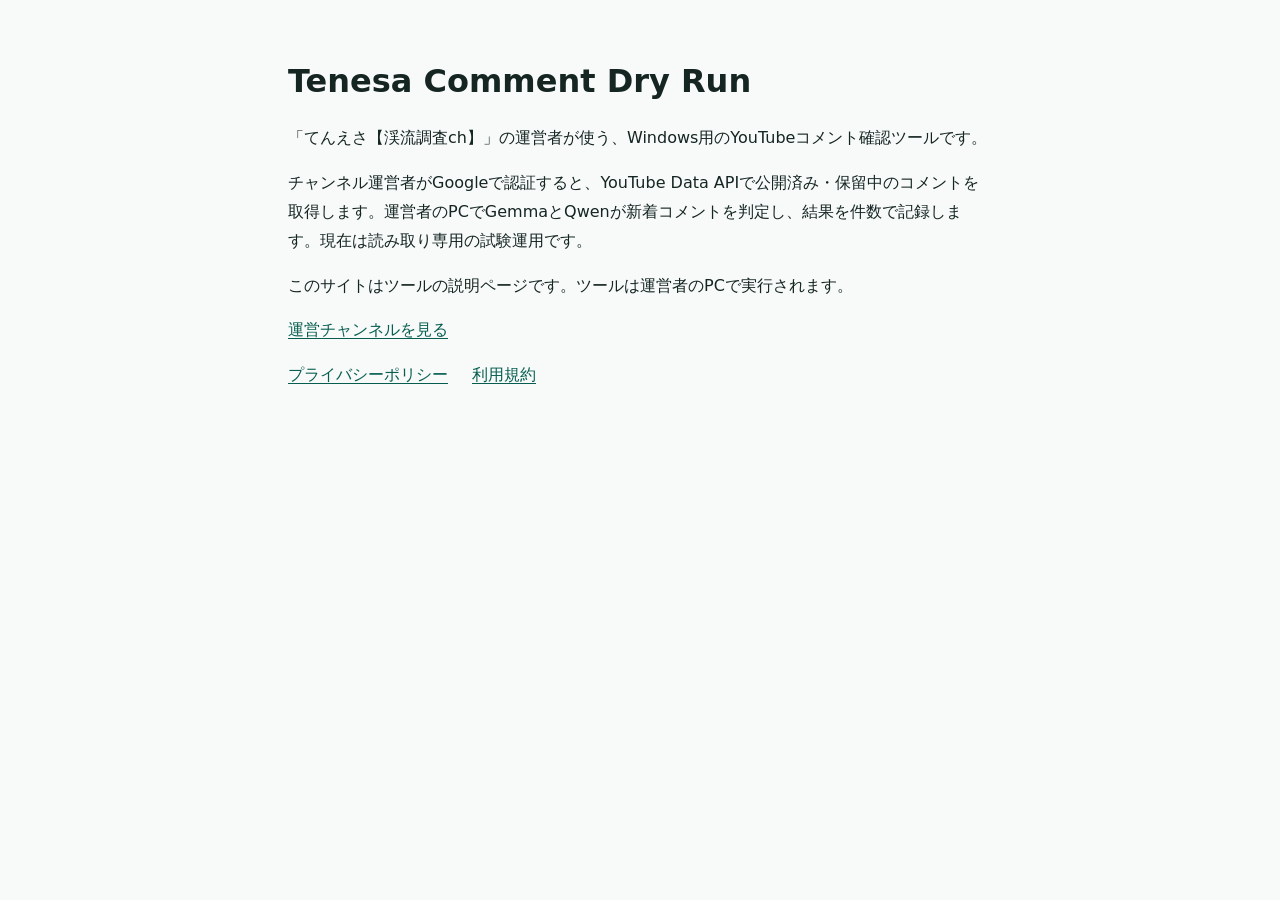
<file: index.html>
<!doctype html>
<html lang="ja">
<head>
  <meta charset="utf-8">
  <meta name="viewport" content="width=device-width, initial-scale=1">
  <title>Tenesa Comment Dry Run</title>
  <link rel="stylesheet" href="style.css">
</head>
<body>
  <main>
    <h1>Tenesa Comment Dry Run</h1>
    <p>「てんえさ【渓流調査ch】」の運営者が使う、Windows用のYouTubeコメント確認ツールです。</p>
    <p>チャンネル運営者がGoogleで認証すると、YouTube Data APIで公開済み・保留中のコメントを取得します。運営者のPCでGemmaとQwenが新着コメントを判定し、結果を件数で記録します。現在は読み取り専用の試験運用です。</p>
    <p>このサイトはツールの説明ページです。ツールは運営者のPCで実行されます。</p>
    <p><a href="https://www.youtube.com/@ten_esa">運営チャンネルを見る</a></p>
    <nav aria-label="関連情報">
      <a href="privacy.html">プライバシーポリシー</a>
      <a href="terms.html">利用規約</a>
    </nav>
  </main>
</body>
</html>
</file>
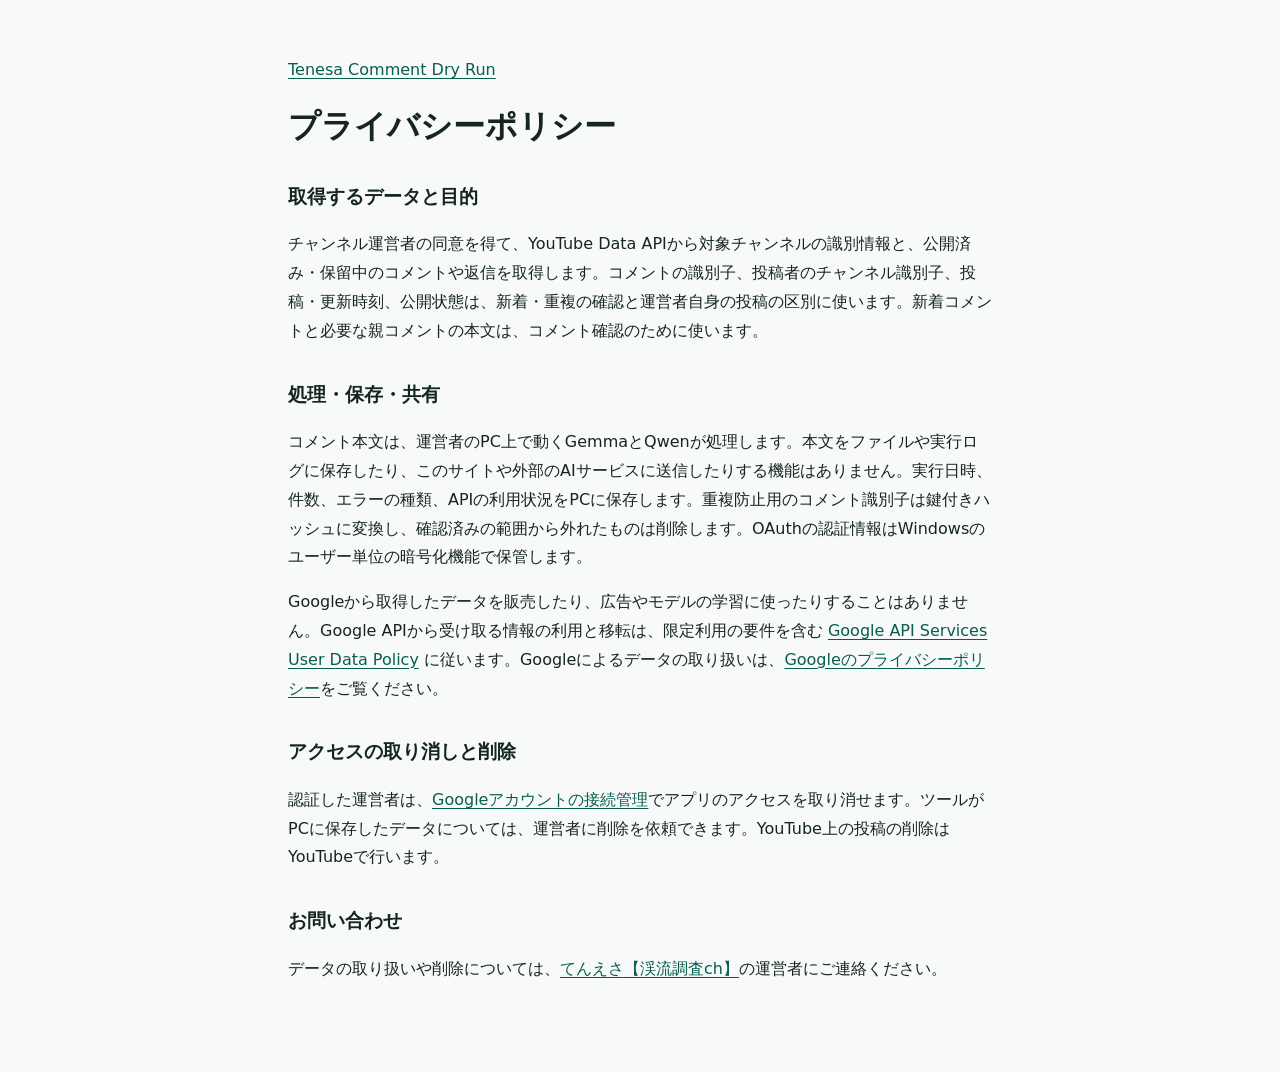
<file: privacy.html>
<!doctype html>
<html lang="ja">
<head>
  <meta charset="utf-8">
  <meta name="viewport" content="width=device-width, initial-scale=1">
  <title>プライバシーポリシー | Tenesa Comment Dry Run</title>
  <link rel="stylesheet" href="style.css">
</head>
<body>
  <main>
    <p><a href="index.html">Tenesa Comment Dry Run</a></p>
    <h1>プライバシーポリシー</h1>
    <h2>取得するデータと目的</h2>
    <p>チャンネル運営者の同意を得て、YouTube Data APIから対象チャンネルの識別情報と、公開済み・保留中のコメントや返信を取得します。コメントの識別子、投稿者のチャンネル識別子、投稿・更新時刻、公開状態は、新着・重複の確認と運営者自身の投稿の区別に使います。新着コメントと必要な親コメントの本文は、コメント確認のために使います。</p>
    <h2>処理・保存・共有</h2>
    <p>コメント本文は、運営者のPC上で動くGemmaとQwenが処理します。本文をファイルや実行ログに保存したり、このサイトや外部のAIサービスに送信したりする機能はありません。実行日時、件数、エラーの種類、APIの利用状況をPCに保存します。重複防止用のコメント識別子は鍵付きハッシュに変換し、確認済みの範囲から外れたものは削除します。OAuthの認証情報はWindowsのユーザー単位の暗号化機能で保管します。</p>
    <p>Googleから取得したデータを販売したり、広告やモデルの学習に使ったりすることはありません。Google APIから受け取る情報の利用と移転は、限定利用の要件を含む <a href="https://developers.google.com/terms/api-services-user-data-policy">Google API Services User Data Policy</a> に従います。Googleによるデータの取り扱いは、<a href="https://policies.google.com/privacy?hl=ja">Googleのプライバシーポリシー</a>をご覧ください。</p>
    <h2>アクセスの取り消しと削除</h2>
    <p>認証した運営者は、<a href="https://myaccount.google.com/connections">Googleアカウントの接続管理</a>でアプリのアクセスを取り消せます。ツールがPCに保存したデータについては、運営者に削除を依頼できます。YouTube上の投稿の削除はYouTubeで行います。</p>
    <h2>お問い合わせ</h2>
    <p>データの取り扱いや削除については、<a href="https://www.youtube.com/@ten_esa">てんえさ【渓流調査ch】</a>の運営者にご連絡ください。</p>
  </main>
</body>
</html>
</file>
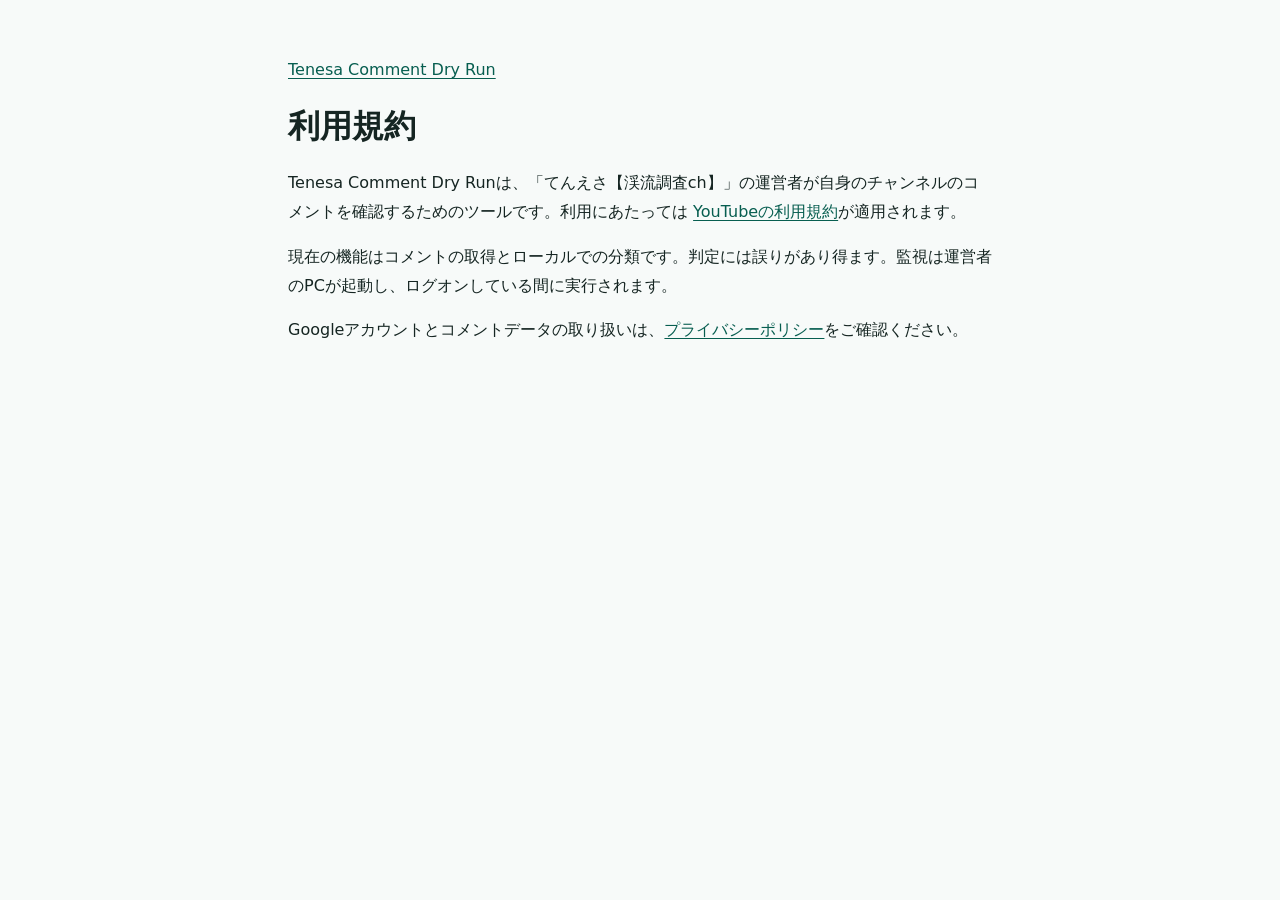
<file: terms.html>
<!doctype html>
<html lang="ja">
<head>
  <meta charset="utf-8">
  <meta name="viewport" content="width=device-width, initial-scale=1">
  <title>利用規約 | Tenesa Comment Dry Run</title>
  <link rel="stylesheet" href="style.css">
</head>
<body>
  <main>
    <p><a href="index.html">Tenesa Comment Dry Run</a></p>
    <h1>利用規約</h1>
    <p>Tenesa Comment Dry Runは、「てんえさ【渓流調査ch】」の運営者が自身のチャンネルのコメントを確認するためのツールです。利用にあたっては <a href="https://www.youtube.com/t/terms?hl=ja">YouTubeの利用規約</a>が適用されます。</p>
    <p>現在の機能はコメントの取得とローカルでの分類です。判定には誤りがあり得ます。監視は運営者のPCが起動し、ログオンしている間に実行されます。</p>
    <p>Googleアカウントとコメントデータの取り扱いは、<a href="privacy.html">プライバシーポリシー</a>をご確認ください。</p>
  </main>
</body>
</html>
</file>
<file: style.css>
:root {
  color-scheme: light;
  font-family: system-ui, sans-serif;
  color: #152522;
  background: #f7faf9;
}

main {
  max-width: 44rem;
  margin: 0 auto;
  padding: 2rem 1.25rem 4rem;
  line-height: 1.8;
  overflow-wrap: anywhere;
}

h1 { line-height: 1.3; }
h2 { margin-top: 2rem; font-size: 1.2rem; }
a { color: #075e50; text-underline-offset: 0.18em; }
nav { display: flex; flex-wrap: wrap; gap: 0.75rem 1.5rem; }
</file>
